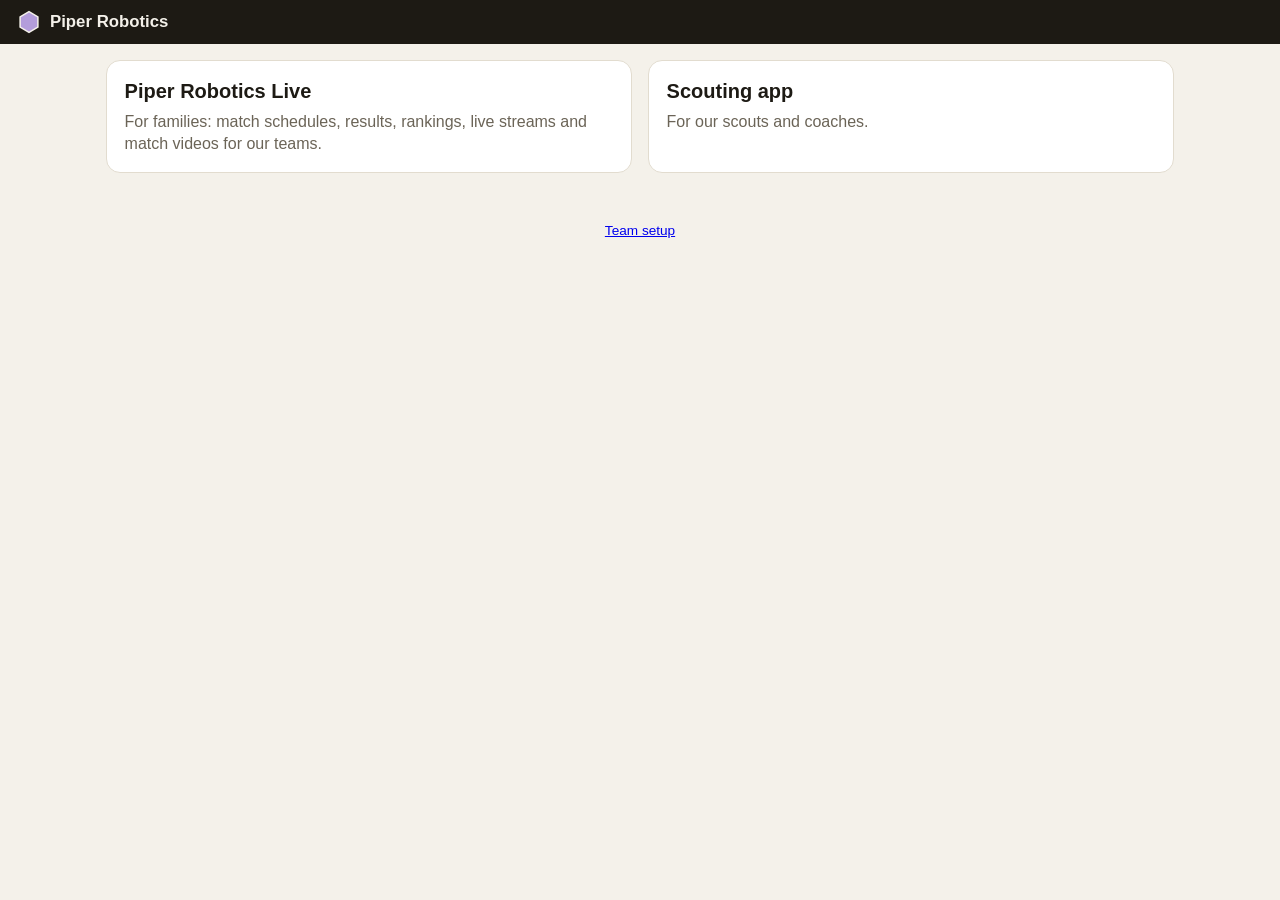
<file: index.html>
<!doctype html>
<html lang="en">
<head>
<meta charset="utf-8">
<meta name="viewport" content="width=device-width, initial-scale=1, viewport-fit=cover">
<title>Piper Robotics</title>
<meta name="theme-color" content="#1d1a14">
<link rel="icon" type="image/png" href="live/icons/icon-192.png">
<link rel="stylesheet" href="live/css/app.css">
<style>
  body { padding-bottom: 2rem; }
  .apps { display: grid; grid-template-columns: repeat(auto-fit, minmax(260px, 1fr)); gap: 1rem; }
  .app { display: flex; flex-direction: column; gap: .4rem; text-decoration: none; color: var(--ink); }
  .app b { font-size: 1.25rem; }
  .app:hover { border-color: var(--accent); }
  .foot { text-align: center; margin-top: 2rem; }
</style>
</head>
<body>
<header class="topbar"><div class="brand">
  <svg viewBox="0 0 24 24" width="26" height="26" aria-hidden="true"><path d="M12 2.5l8.2 4.75v9.5L12 21.5l-8.2-4.75v-9.5z" fill="var(--accent-bright)" stroke="currentColor" stroke-width="1.4"/></svg>
  <span id="title">Piper Robotics</span></div></header>
<main>
  <div class="apps">
    <a class="card app" href="live/"><b id="liveTitle">Piper Robotics Live</b><span class="muted">For families: match schedules, results, rankings, live streams and match videos for our teams.</span></a>
    <a class="card app hidden" id="scout" href="#"><b>Scouting app</b><span class="muted">For our scouts and coaches.</span></a>
  </div>
  <p class="foot small muted"><a href="setup/">Team setup</a></p>
</main>
<script>
fetch('config.json', { cache: 'no-cache' }).then(r => r.json()).then(c => {
  if (c.name) { document.getElementById('title').textContent = c.name; document.title = c.name; }
  if (c.liveTitle) document.getElementById('liveTitle').textContent = c.liveTitle;
  if (c.scoutUrl) { const s = document.getElementById('scout'); s.href = c.scoutUrl; s.classList.remove('hidden'); }
}).catch(() => {});
</script>
</body>
</html>
</file>
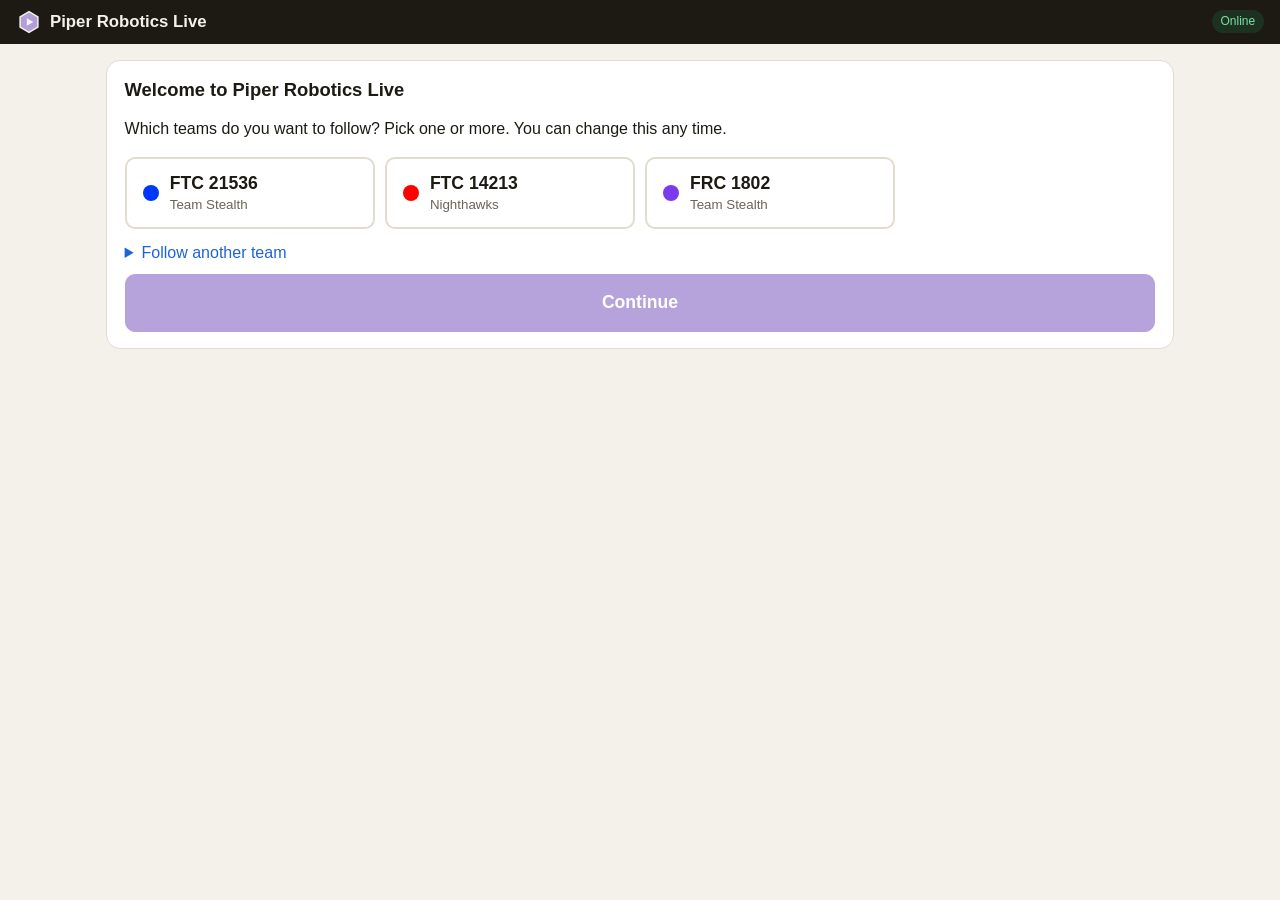
<file: live/index.html>
<!doctype html>
<html lang="en">
<head>
<meta charset="utf-8">
<meta name="viewport" content="width=device-width, initial-scale=1, viewport-fit=cover">
<title>Piper Robotics Live</title>
<meta name="description" content="Schedules, results, rankings, streams and match videos for the teams you follow.">
<meta name="theme-color" content="#1d1a14">
<meta name="apple-mobile-web-app-capable" content="yes">
<meta name="mobile-web-app-capable" content="yes">
<meta name="apple-mobile-web-app-status-bar-style" content="black-translucent">
<meta name="apple-mobile-web-app-title" content="Piper Live">
<link rel="manifest" href="manifest.webmanifest">
<link rel="icon" type="image/png" sizes="192x192" href="icons/icon-192.png">
<link rel="apple-touch-icon" href="icons/apple-touch-icon.png">
<link rel="stylesheet" href="css/app.css">
</head>
<body class="live-app">
<header class="topbar">
  <div class="brand">
    <svg viewBox="0 0 24 24" width="26" height="26" aria-hidden="true"><path d="M12 2.5l8.2 4.75v9.5L12 21.5l-8.2-4.75v-9.5z" fill="var(--accent-bright)" stroke="currentColor" stroke-width="1.4"/><path d="M10 8.5v7l6-3.5z" fill="currentColor"/></svg>
    <span id="brandName">Piper Robotics Live</span>
  </div>
  <div class="hdr-right"><span class="net" id="hdrNet"></span></div>
</header>
<div id="updateBar" class="update hidden">A new version is ready. <button data-act="applyUpdate">Reload</button></div>
<main id="view"></main>
<div id="toast" class="toast hidden" role="status"></div>
<script type="module" src="js/app.js"></script>
</body>
</html>
</file>
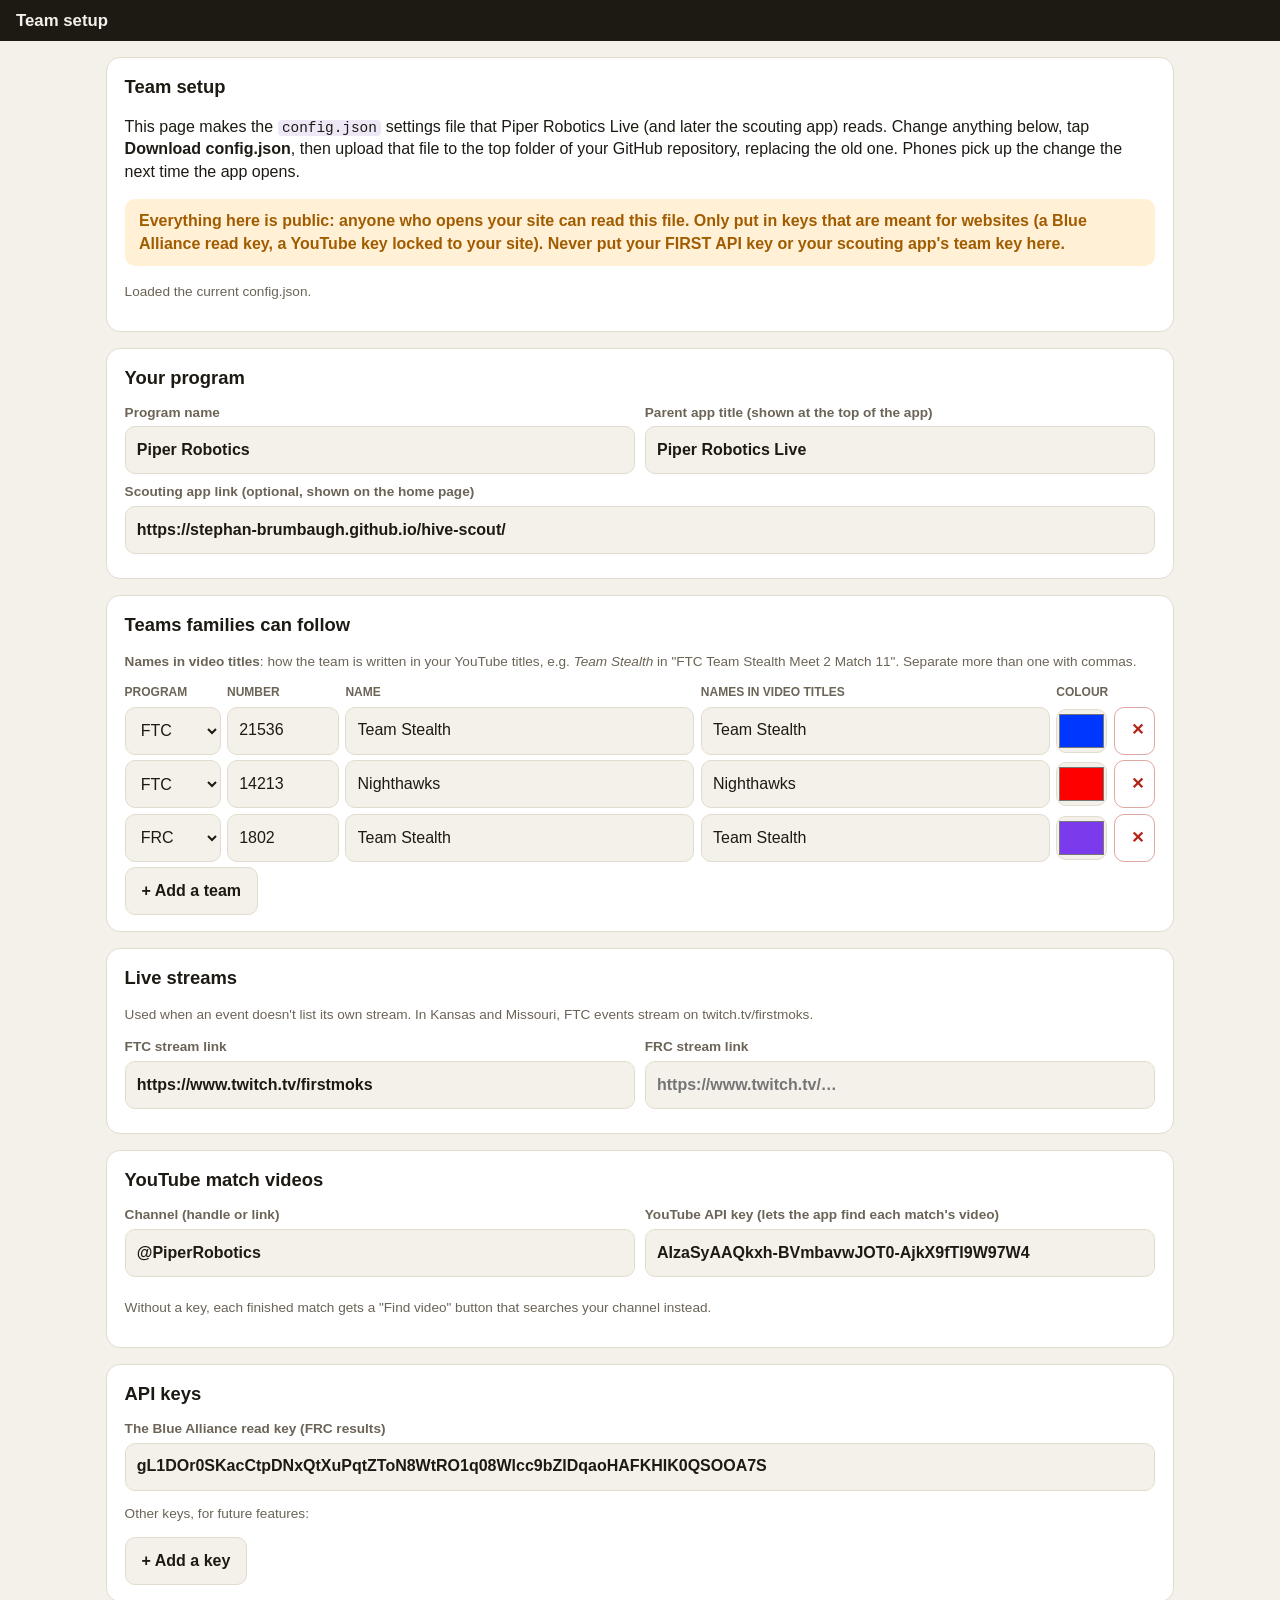
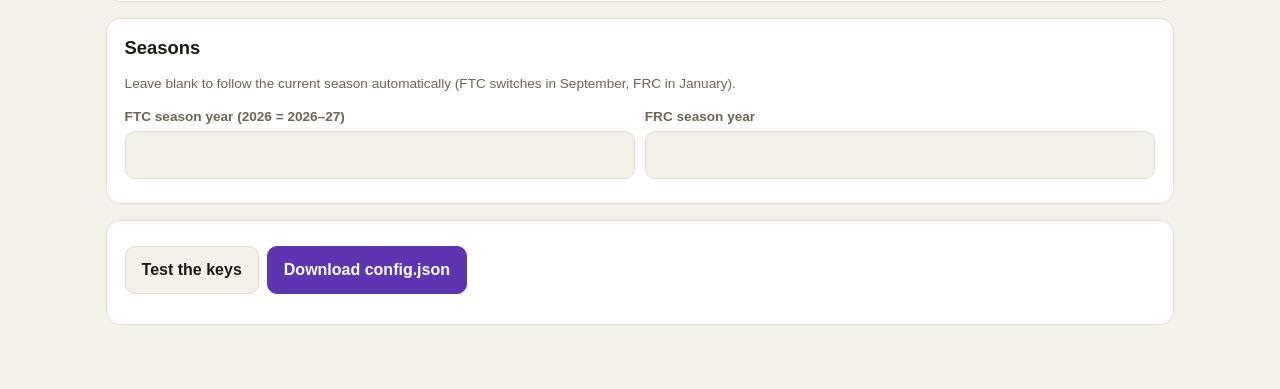
<file: setup/index.html>
<!doctype html>
<html lang="en">
<head>
<meta charset="utf-8">
<meta name="viewport" content="width=device-width, initial-scale=1, viewport-fit=cover">
<title>Team setup</title>
<meta name="robots" content="noindex">
<link rel="stylesheet" href="../live/css/app.css">
<style>
  body { padding-bottom: 2rem; }
  .teamrow { display: grid; grid-template-columns: 6rem 7rem 1fr 1fr 3.2rem 2.6rem; gap: .4rem; align-items: center; margin: .35rem 0; }
  .teamrow input[type=color] { padding: 0; min-height: 44px; }
  .teamhead { font-size: .75rem; color: var(--muted); font-weight: 700; text-transform: uppercase; }
  .keyrow { display: grid; grid-template-columns: 12rem 1fr 2.6rem; gap: .4rem; margin: .35rem 0; }
  .grid2 { display: grid; grid-template-columns: 1fr 1fr; gap: .6rem; }
  .test li { margin: .25rem 0; }
  @media (max-width: 760px) {
    .teamrow { grid-template-columns: 1fr 1fr; padding: .5rem; border: 1px solid var(--line); border-radius: 10px; }
    .teamhead { display: none; }
    .keyrow, .grid2 { grid-template-columns: 1fr; }
  }
</style>
</head>
<body>
<header class="topbar"><div class="brand"><span>Team setup</span></div></header>
<main id="view">
  <section class="card">
    <h2>Team setup</h2>
    <p>This page makes the <code>config.json</code> settings file that Piper Robotics Live (and later the scouting app) reads. Change anything below, tap <b>Download config.json</b>, then upload that file to the top folder of your GitHub repository, replacing the old one. Phones pick up the change the next time the app opens.</p>
    <p class="banner warn">Everything here is public: anyone who opens your site can read this file. Only put in keys that are meant for websites (a Blue Alliance read key, a YouTube key locked to your site). Never put your FIRST API key or your scouting app's team key here.</p>
    <p id="loadStatus" class="muted small">Loading the current settings…</p>
  </section>

  <section class="card">
    <h2>Your program</h2>
    <div class="grid2">
      <label>Program name<input id="name" placeholder="e.g. Piper Robotics"></label>
      <label>Parent app title (shown at the top of the app)<input id="liveTitle" placeholder="e.g. Piper Robotics Live"></label>
    </div>
    <label>Scouting app link (optional, shown on the home page)<input id="scoutUrl" placeholder="https://…"></label>
  </section>

  <section class="card">
    <h2>Teams families can follow</h2>
    <p class="muted small"><b>Names in video titles</b>: how the team is written in your YouTube titles, e.g. <i>Team Stealth</i> in "FTC Team Stealth Meet 2 Match 11". Separate more than one with commas.</p>
    <div class="teamrow teamhead"><span>Program</span><span>Number</span><span>Name</span><span>Names in video titles</span><span>Colour</span><span></span></div>
    <div id="teams"></div>
    <button id="addTeam">+ Add a team</button>
  </section>

  <section class="card">
    <h2>Live streams</h2>
    <p class="muted small">Used when an event doesn't list its own stream. In Kansas and Missouri, FTC events stream on twitch.tv/firstmoks.</p>
    <div class="grid2">
      <label>FTC stream link<input id="streamFtc" placeholder="https://www.twitch.tv/…"></label>
      <label>FRC stream link<input id="streamFrc" placeholder="https://www.twitch.tv/…"></label>
    </div>
  </section>

  <section class="card">
    <h2>YouTube match videos</h2>
    <div class="grid2">
      <label>Channel (handle or link)<input id="ytChannel" placeholder="@YourChannel"></label>
      <label>YouTube API key (lets the app find each match's video)<input id="ytKey" placeholder="AIza…" autocomplete="off" spellcheck="false"></label>
    </div>
    <p class="muted small">Without a key, each finished match gets a "Find video" button that searches your channel instead.</p>
  </section>

  <section class="card">
    <h2>API keys</h2>
    <label>The Blue Alliance read key (FRC results)<input id="tbaKey" autocomplete="off" spellcheck="false"></label>
    <p class="muted small">Other keys, for future features:</p>
    <div id="keys"></div>
    <button id="addKey">+ Add a key</button>
  </section>

  <section class="card">
    <h2>Seasons</h2>
    <p class="muted small">Leave blank to follow the current season automatically (FTC switches in September, FRC in January).</p>
    <div class="grid2">
      <label>FTC season year (2026 = 2026–27)<input id="seasonFtc" inputmode="numeric"></label>
      <label>FRC season year<input id="seasonFrc" inputmode="numeric"></label>
    </div>
  </section>

  <section class="card">
    <div class="btnrow">
      <button id="test">Test the keys</button>
      <button id="download" class="primary">Download config.json</button>
    </div>
    <ul id="testOut" class="test small"></ul>
  </section>
</main>

<script type="module">
const $ = s => document.querySelector(s);
const esc = v => String(v ?? '').replace(/[&<>"']/g, c => ({ '&': '&amp;', '<': '&lt;', '>': '&gt;', '"': '&quot;', "'": '&#39;' }[c]));
const PALETTE = ['#7c3aed', '#0f9d8a', '#e8590c', '#d6336c', '#5c940d', '#0b7285', '#a35200', '#c2255c'];
let cfg = { name: '', liveTitle: '', scoutUrl: '', teams: [], streams: {}, youtube: {}, keys: {}, seasons: {} };

function teamRow(t, i) {
  return `<div class="teamrow" data-i="${i}">
    <select data-f="program"><option value="ftc" ${t.program === 'ftc' ? 'selected' : ''}>FTC</option><option value="frc" ${t.program === 'frc' ? 'selected' : ''}>FRC</option></select>
    <input data-f="number" inputmode="numeric" value="${esc(t.number || '')}" placeholder="Number">
    <input data-f="name" value="${esc(t.name || '')}" placeholder="Team name">
    <input data-f="videoNames" value="${esc((t.videoNames || []).join(', '))}" placeholder="Team Stealth">
    <input data-f="color" type="color" value="${esc(t.color || PALETTE[i % PALETTE.length])}">
    <button class="ghost danger" data-del="${i}" title="Remove">✕</button>
  </div>`;
}
function keyRow(k, v, i) {
  return `<div class="keyrow" data-k="${i}"><input data-kf="name" value="${esc(k)}" placeholder="Key name"><input data-kf="value" value="${esc(v)}" placeholder="Value" autocomplete="off" spellcheck="false"><button class="ghost danger" data-kdel="${i}">✕</button></div>`;
}
function fill() {
  $('#name').value = cfg.name || ''; $('#liveTitle').value = cfg.liveTitle || ''; $('#scoutUrl').value = cfg.scoutUrl || '';
  $('#teams').innerHTML = (cfg.teams || []).map(teamRow).join('');
  $('#streamFtc').value = (cfg.streams || {}).ftc || ''; $('#streamFrc').value = (cfg.streams || {}).frc || '';
  $('#ytChannel').value = (cfg.youtube || {}).channel || ''; $('#ytKey').value = (cfg.youtube || {}).apiKey || '';
  $('#tbaKey').value = (cfg.keys || {}).tba || '';
  const other = Object.entries(cfg.keys || {}).filter(([k]) => k !== 'tba');
  $('#keys').innerHTML = other.map(([k, v], i) => keyRow(k, v, i)).join('');
  $('#seasonFtc').value = (cfg.seasons || {}).ftc || ''; $('#seasonFrc').value = (cfg.seasons || {}).frc || '';
}
function read() {
  const teams = [...document.querySelectorAll('#teams .teamrow')].map(r => {
    const g = f => r.querySelector(`[data-f="${f}"]`).value.trim();
    return { program: g('program'), number: Number(g('number')) || 0, name: g('name'), videoNames: g('videoNames').split(',').map(x => x.trim()).filter(Boolean), color: g('color') };
  }).filter(t => t.number);
  const keys = { tba: $('#tbaKey').value.trim() };
  for (const r of document.querySelectorAll('#keys .keyrow')) {
    const k = r.querySelector('[data-kf="name"]').value.trim(), v = r.querySelector('[data-kf="value"]').value.trim();
    if (k) keys[k] = v;
  }
  const yr = v => (Number(v) > 2000 ? Number(v) : null);
  return {
    name: $('#name').value.trim(), liveTitle: $('#liveTitle').value.trim() || `${$('#name').value.trim()} Live`, scoutUrl: $('#scoutUrl').value.trim(),
    teams, streams: { ftc: $('#streamFtc').value.trim(), frc: $('#streamFrc').value.trim() },
    youtube: { channel: $('#ytChannel').value.trim(), apiKey: $('#ytKey').value.trim() }, keys,
    seasons: { ftc: yr($('#seasonFtc').value), frc: yr($('#seasonFrc').value) },
  };
}

document.addEventListener('click', e => {
  const d = e.target.closest('[data-del]');
  if (d) { cfg = read(); cfg.teams.splice(Number(d.dataset.del), 1); fill(); return; }
  const kd = e.target.closest('[data-kdel]');
  if (kd) { kd.closest('.keyrow').remove(); return; }
});
$('#addTeam').onclick = () => { cfg = read(); cfg.teams.push({ program: 'ftc', number: '', name: '', videoNames: [], color: PALETTE[cfg.teams.length % PALETTE.length] }); fill(); };
$('#addKey').onclick = () => { $('#keys').insertAdjacentHTML('beforeend', keyRow('', '', Date.now())); };
$('#download').onclick = () => {
  const c = read();
  if (!c.teams.length) return alert('Add at least one team.');
  const blob = new Blob([JSON.stringify(c, null, 2) + '\n'], { type: 'application/json' });
  const a = document.createElement('a');
  a.href = URL.createObjectURL(blob); a.download = 'config.json';
  document.body.appendChild(a); a.click();
  setTimeout(() => { URL.revokeObjectURL(a.href); a.remove(); }, 4000);
  $('#testOut').innerHTML = '<li>Downloaded. Upload <b>config.json</b> to the top folder of your GitHub repository (Add file → Upload files), replacing the old one, then commit.</li>';
};
$('#test').onclick = async () => {
  const c = read();
  const out = [];
  const say = () => { $('#testOut').innerHTML = out.map(x => `<li>${x}</li>`).join(''); };
  out.push('Testing…'); say(); out.length = 0;
  const ftc = c.teams.find(t => t.program === 'ftc'), frc = c.teams.find(t => t.program === 'frc');
  if (ftc) {
    try {
      const r = await fetch('https://api.ftcscout.org/graphql', { method: 'POST', headers: { 'Content-Type': 'application/json' }, body: JSON.stringify({ query: `{teamByNumber(number:${ftc.number}){name}}` }) });
      const j = await r.json();
      out.push(j.data && j.data.teamByNumber ? `✓ FTCScout found FTC ${ftc.number} ${esc(j.data.teamByNumber.name)}` : `✗ FTCScout doesn't know FTC ${ftc.number}`);
    } catch (e) { out.push('✗ Couldn’t reach FTCScout: ' + esc(e.message)); }
  }
  if (frc) {
    if (!c.keys.tba) out.push('✗ FRC teams need a Blue Alliance read key');
    else try {
      const r = await fetch(`https://www.thebluealliance.com/api/v3/team/frc${frc.number}/simple`, { headers: { 'X-TBA-Auth-Key': c.keys.tba } });
      const j = r.ok ? await r.json() : null;
      out.push(r.status === 401 ? '✗ The Blue Alliance rejected the read key' : j ? `✓ The Blue Alliance found FRC ${frc.number} ${esc(j.nickname)}` : `✗ The Blue Alliance returned HTTP ${r.status}`);
    } catch (e) { out.push('✗ Couldn’t reach The Blue Alliance: ' + esc(e.message)); }
  }
  if (c.youtube.apiKey && c.youtube.channel) {
    try {
      const h = c.youtube.channel.replace(/^https?:\/\/(www\.)?youtube\.com\//, '').replace(/^@?/, '@');
      const r = await fetch(`https://www.googleapis.com/youtube/v3/channels?part=snippet&forHandle=${encodeURIComponent(h)}&key=${encodeURIComponent(c.youtube.apiKey)}`);
      const j = await r.json();
      out.push(j.error ? `✗ YouTube: ${esc(j.error.message)} (if it mentions referrers, the key only works from your published site)` : j.items && j.items[0] ? `✓ YouTube found the channel ${esc(j.items[0].snippet.title)}` : `✗ YouTube couldn't find ${esc(c.youtube.channel)}`);
    } catch (e) { out.push('✗ Couldn’t reach YouTube: ' + esc(e.message)); }
  } else out.push('· No YouTube key yet: matches will show "Find video" buttons');
  say();
};

fetch('../config.json', { cache: 'no-cache' }).then(r => r.json()).then(c => {
  cfg = c; fill(); $('#loadStatus').textContent = 'Loaded the current config.json.';
}).catch(() => { fill(); $('#loadStatus').textContent = "Couldn't load config.json, so the form starts empty."; });
window.__setup = { read };
</script>
</body>
</html>
</file>
<file: live/css/app.css>
:root {
  --bg: #f4f1ea;
  --card: #ffffff;
  --ink: #1d1a14;
  --muted: #6b6457;
  --line: #e2dccf;
  /* accent colour: purple by default; other teams can pick theirs on the Setup tab */
  --accent: #5e35b1;        /* buttons, highlights (white text on it) */
  --accent-ink: #ffffff;    /* text on --accent */
  --accent-soft: #ede7f6;   /* light tint: our team's row, chips */
  --accent-bright: #b39ddb; /* the accent on the dark top and bottom bars */
  --red: #d62f2f;
  --red-soft: #fde4e4;
  --blue: #1f63d6;
  --blue-soft: #e1ecfd;
  --ok: #1d8a4e;
  --ok-soft: #dff3e7;
  --warn: #a15c00;
  --warn-soft: #fff0d6;
  --err: #b42318;
  --bar: #1d1a14;
  --bar-ink: #f4f1ea;
  --radius: 14px;
  --tap: 48px;
  color-scheme: light;
}
@media (prefers-color-scheme: dark) {
  :root {
    --bg: #12110e; --card: #1d1b17; --ink: #f1ede4; --muted: #a39b8b; --line: #343029;
    --accent-soft: #2b2342; --red-soft: #3c1d1d; --blue-soft: #18284a;
    --ok-soft: #173525; --warn-soft: #3a2a10; --bar: #0b0a08;
    color-scheme: dark;
  }
}

* { box-sizing: border-box; }
html { -webkit-text-size-adjust: 100%; }
body {
  margin: 0; background: var(--bg); color: var(--ink);
  font: 16px/1.4 -apple-system, BlinkMacSystemFont, "Segoe UI", Roboto, Helvetica, Arial, sans-serif;
  -webkit-tap-highlight-color: transparent;
  padding-bottom: calc(76px + env(safe-area-inset-bottom));
}
.hidden { display: none !important; }
h2 { font-size: 1.15rem; margin: 0 0 .75rem; display: flex; align-items: center; gap: .5rem; }
h3 { font-size: 1rem; margin: 1.1rem 0 .5rem; }
code { background: var(--accent-soft); padding: 0 .3em; border-radius: 4px; font-size: .9em; }
.muted { color: var(--muted); }
.small { font-size: .85rem; }
.center { text-align: center; justify-content: center; }

/* top bar */
.topbar {
  position: sticky; top: 0; z-index: 20; display: flex; align-items: center; gap: .75rem;
  padding: calc(.55rem + env(safe-area-inset-top)) max(1rem, env(safe-area-inset-right)) .55rem max(1rem, env(safe-area-inset-left));
  background: var(--bar); color: var(--bar-ink);
}
.brand { display: flex; align-items: center; gap: .5rem; font-weight: 700; font-size: 1.05rem; color: var(--bar-ink); }
.hdr-right { margin-left: auto; display: flex; gap: .5rem; align-items: center; }
.net { font-size: .75rem; padding: .2rem .55rem; border-radius: 99px; }
.net.on { background: #1d8a4e33; color: #7be0a6; }
.net.off { background: #ffffff1a; color: #d8d1c3; }
.update { background: var(--accent); color: var(--accent-ink); padding: .6rem 1rem; text-align: center; font-weight: 600; }
.update button { margin-left: .5rem; min-height: 36px; }

main { max-width: 1100px; margin: 0 auto; padding: 1rem max(1rem, env(safe-area-inset-left)); outline: none; }

/* bottom tabs */
.tabbar {
  position: fixed; left: 0; right: 0; bottom: 0; z-index: 20; display: grid; grid-template-columns: repeat(7, minmax(0, 1fr));
  background: var(--bar); padding-bottom: env(safe-area-inset-bottom);
}
.tabbar button {
  background: none; border: 0; color: #a39b8b; min-height: 62px; display: flex; flex-direction: column; padding: 0 2px; min-width: 0;
  align-items: center; justify-content: center; gap: 2px; font-size: .78rem; font-weight: 600; border-radius: 0;
}
.tabbar svg { width: 24px; height: 24px; fill: none; stroke: currentColor; stroke-width: 1.8; stroke-linecap: round; stroke-linejoin: round; }
.tabbar button.active { color: var(--accent-bright); }

/* cards & layout */
.card { background: var(--card); border: 1px solid var(--line); border-radius: var(--radius); padding: 1rem 1.1rem; margin-bottom: 1rem; }
.grid2 { display: grid; grid-template-columns: 1fr 1fr; gap: .75rem 1rem; }
.grid3 { display: grid; grid-template-columns: repeat(3, 1fr); gap: .75rem 1rem; }
.grid4 { display: grid; grid-template-columns: repeat(4, 1fr); gap: .75rem 1rem; }
.split { display: grid; grid-template-columns: minmax(260px, 1fr) 1.2fr; gap: 1.25rem; align-items: start; }
.stack { display: flex; flex-direction: column; gap: .75rem; }
.row { display: flex; gap: .6rem; align-items: center; margin: .5rem 0; flex-wrap: wrap; }
.row input { flex: 1; min-width: 180px; }
.btnrow { display: flex; flex-wrap: wrap; gap: .5rem; margin-top: .6rem; }
.btnrow.tight { margin: 0; }
@media (max-width: 700px) {
  .grid2, .grid3, .split { grid-template-columns: 1fr; }
  .grid4 { grid-template-columns: 1fr 1fr; }
}

/* form controls */
label { display: flex; flex-direction: column; gap: .3rem; font-size: .85rem; font-weight: 600; color: var(--muted); margin-bottom: .5rem; }
label.check { flex-direction: row; align-items: center; gap: .5rem; color: var(--ink); }
label.check input { width: 22px; height: 22px; min-height: 0; }
.flabel { display: block; font-size: .85rem; font-weight: 600; color: var(--muted); margin: .4rem 0 .3rem; }
input, select, textarea {
  font: inherit; font-size: 16px; color: var(--ink); background: var(--bg); border: 1px solid var(--line);
  border-radius: 10px; padding: .6rem .7rem; min-height: var(--tap); width: 100%;
}
textarea { min-height: 0; resize: vertical; }
input:focus, select:focus, textarea:focus { outline: 2px solid var(--accent); outline-offset: 0; }
button {
  font: inherit; font-weight: 600; color: var(--ink); background: var(--bg); border: 1px solid var(--line);
  border-radius: 10px; min-height: var(--tap); padding: .5rem 1rem; cursor: pointer; touch-action: manipulation;
}
button:active { transform: scale(.98); }
button:disabled { opacity: .45; cursor: default; }
button.primary { background: var(--accent); border-color: var(--accent); color: var(--accent-ink); }
button.big { min-height: 58px; font-size: 1.1rem; flex: 1; }
button.ghost { background: transparent; }
button.danger { color: var(--err); border-color: color-mix(in srgb, var(--err) 40%, transparent); }

.seg { display: flex; flex-wrap: wrap; gap: 0; border: 1px solid var(--line); border-radius: 10px; overflow: hidden; width: fit-content; max-width: 100%; }
.seg button { border: 0; border-radius: 0; border-right: 1px solid var(--line); background: var(--card); min-width: 56px; }
.seg button:last-child { border-right: 0; }
.seg button.on { background: var(--ink); color: var(--card); }
.seg.wide { width: 100%; margin-bottom: 1rem; }
.seg.wide button { flex: 1; min-height: 52px; }
.seg.scale button { min-width: 44px; padding-left: .4rem; padding-right: .4rem; }
.seg.alli button.on:first-child { background: var(--red); color: #fff; }
.seg.alli button.on:last-child { background: var(--blue); color: #fff; }
.card > .seg { margin-bottom: .75rem; }

.flags { display: flex; flex-wrap: wrap; gap: .5rem; }
.toggle { background: var(--card); }
.toggle.on { background: var(--ok-soft); border-color: var(--ok); color: var(--ok); }

.counter { display: flex; flex-direction: column; gap: .3rem; }
.clabel { font-size: .85rem; font-weight: 600; color: var(--muted); }
.cctl { display: grid; grid-template-columns: 64px 1fr 64px; align-items: center; border: 1px solid var(--line); border-radius: 12px; overflow: hidden; background: var(--bg); }
.cctl button { border: 0; border-radius: 0; min-height: 56px; font-size: 1.6rem; background: var(--card); padding: 0; }
.cctl button:last-child { background: var(--accent-soft); }
.cctl output { text-align: center; font-size: 1.6rem; font-weight: 700; font-variant-numeric: tabular-nums; }
.counter.big .cctl { grid-template-columns: 96px 1fr 96px; }
.counter.big .cctl button { min-height: 76px; font-size: 2rem; }
.counter.big output { font-size: 2.2rem; }

/* match header */
.matchhead { border-width: 2px; }
.matchhead.isred { border-color: var(--red); }
.matchhead.isblue { border-color: var(--blue); }
.mrow { display: flex; align-items: center; gap: 1rem; flex-wrap: wrap; margin-bottom: .6rem; }
.stepper { display: flex; align-items: flex-end; gap: .5rem; }
.stepper button { width: 56px; font-size: 1.5rem; padding: 0; }
.stepper label { margin: 0; }
.stepper input { width: 100px; text-align: center; font-size: 1.4rem; font-weight: 700; }
.slots { display: grid; grid-template-columns: repeat(4, 1fr); gap: .5rem; }
.slot { display: flex; flex-direction: column; align-items: flex-start; gap: 0; padding: .5rem .7rem; text-align: left; min-height: 72px; }
.slot span { font-size: .75rem; text-transform: uppercase; letter-spacing: .04em; }
.slot b { font-size: 1.25rem; }
.slot small { font-size: .72rem; color: var(--muted); white-space: nowrap; overflow: hidden; text-overflow: ellipsis; max-width: 100%; }
.slot.red { border-left: 6px solid var(--red); }
.slot.blue { border-left: 6px solid var(--blue); }
.slot.on.red { background: var(--red-soft); border-color: var(--red); }
.slot.on.blue { background: var(--blue-soft); border-color: var(--blue); }
@media (max-width: 700px) { .slots { grid-template-columns: 1fr 1fr; } }
.teamline { font-size: 1.05rem; margin: .4rem 0 .6rem; }
.tag { font-size: .72rem; background: var(--accent); color: var(--accent-ink); padding: .1rem .45rem; border-radius: 6px; }

/* field tile picker */
.field { display: grid; grid-template-columns: repeat(6, 1fr); gap: 3px; max-width: 360px; aspect-ratio: 1; }
.tile { min-height: 0; padding: 0; font-size: .7rem; font-weight: 600; border-radius: 6px; color: var(--muted); }
.tile.red { background: var(--red-soft); }
.tile.blue { background: var(--blue-soft); }
.tile:disabled { opacity: .25; }
.tile.on.red { background: var(--red); color: #fff; border-color: var(--red); }
.tile.on.blue { background: var(--blue); color: #fff; border-color: var(--blue); }
.audience { max-width: 360px; text-align: center; font-size: .72rem; color: var(--muted); margin-top: .3rem; letter-spacing: .03em; }

.savebar {
  position: sticky; bottom: calc(66px + env(safe-area-inset-bottom)); z-index: 5; display: flex; gap: .6rem;
  background: color-mix(in srgb, var(--bg) 88%, transparent); backdrop-filter: blur(8px); -webkit-backdrop-filter: blur(8px);
  padding: .6rem 0; margin-bottom: 1rem;
}

/* lists, chips, pills */
.list { display: flex; flex-direction: column; gap: .4rem; margin-top: .6rem; }
.listitem { display: flex; align-items: center; justify-content: space-between; gap: .6rem; text-align: left; padding: .55rem .8rem; border: 1px solid var(--line); border-radius: 10px; background: var(--card); min-height: var(--tap); }
button.listitem { justify-content: flex-start; }
.listitem.err { border-color: var(--err); color: var(--err); }
.listitem.ok { border-color: color-mix(in srgb, var(--ok) 40%, transparent); }
.chips { display: flex; flex-wrap: wrap; gap: .4rem; }
.chip { min-height: 40px; padding: .3rem .7rem; font-weight: 500; background: var(--card); }
.chip.on { background: var(--ink); color: var(--card); }
.chip.done { border-color: var(--ok); }
.chip.ours { background: var(--accent-soft); border-color: var(--accent); }
.pill { display: inline-block; font-size: .72rem; font-weight: 700; padding: .15rem .55rem; border-radius: 99px; background: var(--line); color: var(--ink); border: 0; min-height: 0; vertical-align: middle; }
.pill.warn { background: var(--warn-soft); color: var(--warn); }
.pill.ok, .pill.good { background: var(--ok-soft); color: var(--ok); }
.pill.some { background: var(--accent-soft); color: var(--warn); }
.pill.low, .pill.pit { background: var(--line); color: var(--muted); }
.topbar .pill { background: #ffffff1a; color: var(--bar-ink); min-height: 34px; padding: .3rem .8rem; font-size: .85rem; }
.topbar .pill.warn { background: var(--accent); color: var(--accent-ink); }
.topbar .pill.cloud.ok { background: #1d8a4e33; color: #7be0a6; }
.topbar .pill.cloud.err { background: #b4231833; color: #ff9b91; }
.topbar .pill.cloud.busy, .topbar .pill.cloud.off { background: #ffffff1a; color: #d8d1c3; }
.pill.err { background: #fde4e4; color: var(--err); }
.pill.busy { background: var(--blue-soft); color: var(--blue); }
.pill.off { background: var(--line); color: var(--muted); }
.cloudstatus { margin: .3rem 0 .2rem; font-weight: 600; line-height: 1.6; }
.dot { display: inline-block; width: 10px; height: 10px; border-radius: 50%; margin: 0 .3rem; }
.dot.red { background: var(--red); } .dot.blue { background: var(--blue); }
.banner { padding: .7rem .9rem; border-radius: 10px; margin: 0 0 1rem; font-weight: 600; }
.banner.err { background: #fde4e4; color: var(--err); }
.banner.warn { background: var(--warn-soft); color: var(--warn); }
.busy { color: var(--warn); font-weight: 600; }
.evsum .stats { display: flex; gap: 1.2rem; margin: .4rem 0; }

/* tables */
.tablewrap { overflow-x: auto; -webkit-overflow-scrolling: touch; margin: .5rem -1.1rem 0; padding: 0 1.1rem; }
.tbl { width: 100%; border-collapse: collapse; font-variant-numeric: tabular-nums; }
.tbl th { text-align: left; font-size: .75rem; text-transform: uppercase; letter-spacing: .03em; color: var(--muted); padding: .55rem .5rem; border-bottom: 2px solid var(--line); white-space: nowrap; cursor: pointer; position: sticky; top: 0; background: var(--card); }
.tbl th.sorted { color: var(--ink); }
.tbl td { padding: .6rem .5rem; border-bottom: 1px solid var(--line); white-space: nowrap; }
.tbl tbody tr { cursor: pointer; }
.tbl tbody tr:active { background: var(--accent-soft); }
.tbl tr.ours td { background: var(--accent-soft); }
.tbl tr.dnp td { opacity: .5; }
.tbl.small td, .tbl.small th { padding: .4rem .4rem; font-size: .85rem; }
.tname { color: var(--muted); font-size: .85rem; display: inline-block; max-width: 180px; overflow: hidden; text-overflow: ellipsis; vertical-align: bottom; }
.flag { font-weight: 800; margin-left: .2rem; }
.flag.pick { color: var(--accent); } .flag.maybe { color: var(--blue); } .flag.dnp { color: var(--err); }

/* partners */
.weights { display: grid; grid-template-columns: 1fr 1fr; gap: .5rem 1.5rem; }
.weights label { display: grid; grid-template-columns: 1fr auto; grid-template-rows: auto auto; color: var(--ink); }
.weights input[type=range] { grid-column: 1; padding: 0; min-height: 36px; accent-color: var(--accent); background: none; border: 0; }
.weights output { grid-column: 2; grid-row: 2; font-weight: 700; min-width: 2ch; }
@media (max-width: 700px) { .weights { grid-template-columns: 1fr; } }
.pcard { display: grid; grid-template-columns: 44px 1fr 86px; gap: .8rem; align-items: center; width: 100%; text-align: left; font-weight: 400; }
.pcard.pick { border-color: var(--accent); border-width: 2px; }
.pcard.dnp { opacity: .55; }
.prank { font-size: 1.3rem; font-weight: 800; color: var(--muted); text-align: center; }
.ptitle { font-size: 1.05rem; margin-bottom: .35rem; display: flex; gap: .4rem; align-items: center; flex-wrap: wrap; }
.pscore { font-size: 2.2rem; font-weight: 800; text-align: center; color: var(--ink); }
.score { background: var(--accent); color: var(--accent-ink); padding: 0 .5rem; border-radius: 8px; }
.bars { display: grid; grid-template-columns: repeat(4, 1fr); gap: .35rem .9rem; margin: .3rem 0 .4rem; }
.bar { display: grid; grid-template-columns: auto 1fr auto; align-items: center; gap: .35rem; font-size: .75rem; color: var(--muted); }
.bar i { height: 8px; background: var(--line); border-radius: 4px; overflow: hidden; }
.bar em { display: block; height: 100%; background: var(--accent); border-radius: 4px; }
.bar b { color: var(--ink); font-size: .75rem; min-width: 2ch; text-align: right; }
@media (max-width: 700px) { .bars { grid-template-columns: 1fr 1fr; } .pcard { grid-template-columns: 32px 1fr 60px; } .pscore { font-size: 1.6rem; } }
.notes { margin: .3rem 0; padding-left: 1.1rem; }
.notes li { margin: .15rem 0; }
.kpis { display: grid; grid-template-columns: repeat(auto-fill, minmax(110px, 1fr)); gap: .5rem; margin: .5rem 0; }
.kpis div { background: var(--bg); border-radius: 10px; padding: .55rem .7rem; display: flex; flex-direction: column; }
.kpis b { font-size: 1.35rem; font-variant-numeric: tabular-nums; }
.kpis span { font-size: .75rem; color: var(--muted); }
.pitgrid { display: grid; grid-template-columns: 110px 1fr; gap: .3rem .8rem; font-size: .95rem; }
.pitgrid span { color: var(--muted); }
.picks { margin-bottom: .6rem; }

/* modal */
.modal { position: fixed; inset: 0; z-index: 50; background: rgba(10, 9, 7, .55); overflow-y: auto; padding: calc(1rem + env(safe-area-inset-top)) 1rem 2rem; }
.modal .sheet { background: var(--card); max-width: 860px; margin: 0 auto; border-radius: 18px; padding: 1.1rem 1.3rem 1.4rem; }
.modal.full { background: #000; padding: 0; }
.modal.full .sheet { background: #fff; color: #111; max-width: none; min-height: 100%; border-radius: 0; padding: calc(1rem + env(safe-area-inset-top)) 1rem calc(1.5rem + env(safe-area-inset-bottom)); }
.modal.full .muted { color: #555; }
.modal.full button { background: #f1efe9; color: #111; border-color: #ddd; }
.modal.full button.primary { background: var(--accent); border-color: var(--accent); }
.mhead { display: flex; justify-content: space-between; align-items: center; gap: 1rem; }
.mhead h2 { margin: 0; font-size: 1.4rem; }
.qrview { display: flex; flex-direction: column; align-items: center; gap: .6rem; }
.qrhead { display: flex; gap: 1rem; align-items: baseline; font-size: 1.1rem; flex-wrap: wrap; justify-content: center; }
.qrhead span { font-weight: 700; color: var(--warn); }
.qrbox { background: #fff; padding: 0; line-height: 0; }
.qrbox canvas { image-rendering: pixelated; }

/* scanner */
.scanwrap { position: relative; margin-top: .8rem; border-radius: 14px; overflow: hidden; background: #000; max-width: 640px; border: 4px solid transparent; transition: border-color .2s; }
.scanwrap.flash { border-color: var(--ok); }
.scanwrap video { display: block; width: 100%; height: auto; }
.scanframe { position: absolute; inset: 12%; border: 3px solid rgba(242, 183, 5, .85); border-radius: 12px; pointer-events: none; }
.scanstatus { margin-top: .6rem; font-weight: 600; min-height: 1.4em; }
.parts { display: inline-flex; gap: 3px; margin-left: .4rem; vertical-align: middle; }
.parts i { width: 14px; height: 14px; border-radius: 3px; background: var(--line); }
.parts i.got { background: var(--ok); }

.toast {
  position: fixed; left: 50%; transform: translateX(-50%); top: calc(64px + env(safe-area-inset-top)); z-index: 60;
  background: var(--ink); color: var(--card); padding: .75rem 1.1rem; border-radius: 12px; font-weight: 600;
  max-width: min(92vw, 620px); box-shadow: 0 6px 24px rgba(0,0,0,.25);
}
.toast.ok { background: var(--ok); color: #fff; }
.toast.err { background: var(--err); color: #fff; }

/* league mode */
.slot.other { opacity: .45; border-style: dashed; }
.slot.other.mine { opacity: .75; }
.banner.skip { display: flex; align-items: center; justify-content: space-between; gap: .8rem; flex-wrap: wrap; margin: .6rem 0 0; }
.scope { margin: .6rem 0 .2rem; display: flex; flex-direction: column; gap: .35rem; }
.gap.up { color: var(--ok); font-weight: 700; }
.gap.down { color: var(--err); font-weight: 700; }
.gap.even { color: var(--muted); }
.trend { font-size: .8em; margin-left: .15rem; }
.trend.up { color: var(--ok); } .trend.down { color: var(--err); } .trend.flat { color: var(--muted); }
.mres { white-space: normal; min-width: 180px; }
.mr { display: inline-block; background: var(--bg); border: 1px solid var(--line); border-radius: 6px; padding: 0 .35rem; margin: 1px 2px; font-size: .82rem; white-space: nowrap; }
.mr small { color: var(--muted); }
.official-bar { margin: .2rem 0 .4rem; }
.official-bar .flags { align-items: center; }
.tbl.league td, .tbl.league th { padding-left: .45rem; padding-right: .45rem; }
.tbl.cmp td:first-child { white-space: normal; }
@media (max-width: 700px) { .tabbar button { font-size: .7rem; } }

/* schedule / watch list */
.watchchips .chip { padding-right: .5rem; }
.watchchips .chip .x { color: var(--muted); margin-left: .35rem; }
.sched td { vertical-align: middle; }
.sched .mn { font-weight: 800; font-size: 1.05rem; white-space: nowrap; }
.sched .side { white-space: nowrap; }
.sched .side.red { border-left: 4px solid var(--red); }
.sched .side.blue { border-left: 4px solid var(--blue); }
.st { min-height: 36px; padding: .15rem .55rem; margin: 2px; font-size: .95rem; font-weight: 600; background: var(--card); border-radius: 8px; }
.st.w { background: var(--accent-soft); border-color: var(--accent); }
.st.us { background: var(--accent); border-color: var(--accent); color: var(--accent-ink); }
.st.other { color: var(--muted); border-style: dashed; font-weight: 400; }
.sched tr.done { opacity: .42; }
.sched tr.next td { background: var(--ok-soft); }
.role { display: inline-block; font-size: .78rem; font-weight: 700; border-radius: 6px; padding: .05rem .4rem; margin: 1px 3px 1px 0; }
.role.with { background: var(--ok-soft); color: var(--ok); }
.role.vs { background: #fde4e4; color: var(--err); }
.role.info { background: var(--line); color: var(--ink); }
.teamsched { display: grid; grid-template-columns: minmax(150px, auto) 1fr; gap: .35rem .9rem; align-items: center; }
.teamsched .ms { display: flex; flex-wrap: wrap; gap: 3px; }
.teamsched .ms span { font-size: .85rem; border: 1px solid var(--line); border-radius: 6px; padding: 0 .4rem; background: var(--bg); }
.teamsched .ms span.with { border-color: var(--ok); color: var(--ok); }
.teamsched .ms span.vs { border-color: var(--err); color: var(--err); }
.teamsched .ms span.done { opacity: .45; }
@media (max-width: 700px) { .tabbar button { font-size: .62rem; } .tabbar svg { width: 22px; height: 22px; } .teamsched { grid-template-columns: 1fr; } }

.st.w { border: 2px solid var(--tc); background: color-mix(in srgb, var(--tc) 16%, var(--card)); color: var(--ink); }
.tcards { display: grid; grid-template-columns: repeat(auto-fill, minmax(260px, 1fr)); gap: .6rem; margin: .4rem 0 .8rem; }
.tcard { border: 1px solid var(--line); border-left: 6px solid var(--tc); border-radius: 10px; padding: .55rem .7rem; background: var(--card); display: flex; flex-direction: column; gap: .3rem; }
.tcard-h { display: flex; align-items: center; gap: .35rem; font-size: 1.05rem; }
.tcard i, .tres i { display: inline-block; width: 10px; height: 10px; border-radius: 50%; background: var(--tc); flex: none; }
.tcard .ms { display: flex; flex-wrap: wrap; gap: 3px; }
.tcard .ms span { font-size: .82rem; border-radius: 6px; padding: 0 .4rem; background: var(--bg); border: 1px solid var(--line); }
.tcard .ms span.r { border-left: 3px solid var(--red); }
.tcard .ms span.b { border-left: 3px solid var(--blue); }
.tcard .ms span.done { opacity: .5; }
.wl { font-weight: 800; font-size: .78rem; padding: 0 .3rem; border-radius: 4px; }
.wl.W { background: var(--ok-soft); color: var(--ok); }
.wl.L { background: #fde4e4; color: var(--err); }
.wl.T { background: var(--line); color: var(--ink); }
.tres { display: inline-flex; align-items: center; gap: .3rem; border: 1px solid var(--tc); border-radius: 8px; padding: .1rem .45rem; margin: 2px 4px 2px 0; font-size: .85rem; white-space: nowrap; }
.sched .tm { white-space: nowrap; font-variant-numeric: tabular-nums; }
.sched .scorecell { white-space: nowrap; font-variant-numeric: tabular-nums; }
.sched .scorecell .win { font-weight: 800; }
.sched .scorecell .r { color: var(--red); } .sched .scorecell .b { color: var(--blue); }
.watchchips label.chip { display: inline-flex; flex-direction: row; align-items: center; gap: .35rem; margin: 0; color: var(--ink); font-weight: 500; border: 1px solid var(--line); border-radius: 10px; padding: .3rem .7rem; }
.watchchips label.chip input { width: 20px; height: 20px; min-height: 0; }
.watchchips label.chip.on { background: var(--accent-soft); border-color: var(--accent); color: var(--ink); }
.sched-bar { margin-top: 0; }
.chip.wchip, .watchchips label.chip.wchip { background: color-mix(in srgb, var(--tc) 16%, var(--card)); border: 2px solid var(--tc); color: var(--ink); }
.tabbar span { max-width: 100%; overflow: hidden; text-overflow: ellipsis; white-space: nowrap; }
/* positions, scout bar, coverage */
.pospick { margin-bottom: .6rem; }
.pospick button.red.on { background: var(--red); color: #fff; }
.pospick button.blue.on { background: var(--blue); color: #fff; }
.scoutbar { display: flex; align-items: center; gap: .8rem; flex-wrap: wrap; background: var(--card); border: 1px solid var(--line); border-left: 6px solid var(--muted); border-radius: var(--radius); padding: .5rem .8rem; margin-bottom: .8rem; }
.scoutbar.isred { border-left-color: var(--red); }
.scoutbar.isblue { border-left-color: var(--blue); }
.scoutbar .pos { font-weight: 800; font-size: 1.15rem; }
.scoutbar.isred .pos { color: var(--red); }
.scoutbar.isblue .pos { color: var(--blue); }
.scoutbar .who { flex: 1; }
.scoutbar button { min-height: 40px; }
.covsum { display: grid; grid-template-columns: repeat(auto-fill, minmax(200px, 1fr)); gap: .5rem; margin: .5rem 0 .8rem; }
.covpos { border: 1px solid var(--line); border-radius: 10px; padding: .5rem .7rem; display: flex; flex-direction: column; gap: .15rem; }
.covpos.red { border-top: 4px solid var(--red); } .covpos.blue { border-top: 4px solid var(--blue); }
.covpos span { font-size: 1.2rem; font-weight: 800; }
.covpos small { color: var(--muted); }
.covpos small.miss { color: var(--err); font-weight: 600; }
.tbl.cov th.red { color: var(--red); } .tbl.cov th.blue { color: var(--blue); }
.tbl.cov td.cv { white-space: normal; min-width: 110px; }
.tbl.cov td.cv b { display: block; }
.tbl.cov td.cv small { color: var(--muted); }
.tbl.cov td.ok small { color: var(--ok); }
.tbl.cov td.miss { background: #fde4e4; }
.tbl.cov td.miss small { color: var(--err); font-weight: 700; }
.tbl.cov td.skip, .tbl.cov td.later { opacity: .5; }

/* League tab: season stages, league picker, auto-update line */
.stagebar { margin-bottom: .6rem; }
.stagebar .seg.stages button { min-width: 92px; min-height: 44px; font-weight: 600; }
.stagebar .seg.stages button small { font-weight: 500; opacity: .75; }
.stagebar p { margin: .45rem 0 0; }
.linkbtn { background: none; border: 0; padding: 0; min-height: 0; color: var(--blue); text-decoration: underline; font: inherit; cursor: pointer; }
label.inline.lpick { flex-direction: row; align-items: center; gap: .5rem; margin: .2rem 0 .6rem; color: var(--ink); }
label.inline.lpick select { min-width: 0; max-width: 100%; flex: 1 1 auto; }
.updline { display: flex; align-items: center; justify-content: space-between; gap: .6rem; flex-wrap: wrap; margin: .2rem 0 .6rem; }
.updline span { flex: 1 1 16rem; }
.seg.divs { margin: .2rem 0 .6rem; }
.seg.divs button { min-height: 40px; }
.findev { margin-top: .6rem; padding: .7rem; border: 1px dashed var(--line); border-radius: 10px; }
.findev .row { gap: .5rem; }
.leaguecard h2 { margin-top: .4rem; }

/* Accent themes (Setup → App colour) */
html[data-theme="gold"]   { --accent: #f2b705; --accent-ink: #3a2c00; --accent-soft: #fff4cc; --accent-bright: #f2b705; }
html[data-theme="green"]  { --accent: #1e7d45; --accent-ink: #ffffff; --accent-soft: #e0f2e7; --accent-bright: #7fd3a0; }
html[data-theme="teal"]   { --accent: #00796b; --accent-ink: #ffffff; --accent-soft: #dff2ef; --accent-bright: #80cbc4; }
html[data-theme="orange"] { --accent: #c25400; --accent-ink: #ffffff; --accent-soft: #ffeadb; --accent-bright: #ffb06b; }
html[data-theme="maroon"] { --accent: #8c1d40; --accent-ink: #ffffff; --accent-soft: #f8e3ea; --accent-bright: #e8a0b6; }
html[data-theme="navy"]   { --accent: #1f3a78; --accent-ink: #ffffff; --accent-soft: #e2e8f5; --accent-bright: #9db4e8; }
@media (prefers-color-scheme: dark) {
  html[data-theme="gold"]   { --accent-soft: #3a3010; }
  html[data-theme="green"]  { --accent-soft: #173525; }
  html[data-theme="teal"]   { --accent-soft: #11332f; }
  html[data-theme="orange"] { --accent-soft: #3d2610; }
  html[data-theme="maroon"] { --accent-soft: #3a1823; }
  html[data-theme="navy"]   { --accent-soft: #1a2440; }
}
.setuppanes { margin-bottom: 1rem; }
label.inline.themepick { flex-direction: row; align-items: center; gap: .5rem; margin: .4rem 0 .2rem; color: var(--ink); }
label.inline.themepick select { width: auto; min-width: 12rem; }
.tbl.rank td small.muted { font-weight: 500; }
@media (prefers-color-scheme: dark) {
  .flag.pick { color: var(--accent-bright); }
  input:focus, select:focus, textarea:focus { outline-color: var(--accent-bright); }
}

/* One scout's report */
.scoutlink { background: none; border: 0; padding: 0; min-height: 0; font: inherit; color: var(--blue); text-decoration: underline; cursor: pointer; }
.replist { list-style: none; margin: .3rem 0; padding: 0; display: grid; gap: .35rem; }
.replink { width: 100%; text-align: left; display: block; background: var(--card); border: 1px solid var(--line); border-radius: 10px; padding: .55rem .7rem; min-height: 0; font: inherit; color: var(--ink); line-height: 1.35; }
.replink .repnote-inline { display: block; margin-top: .2rem; font-style: italic; }
.repnote { margin: .2rem 0 .6rem; padding: .6rem .8rem; border-left: 4px solid var(--accent); background: var(--accent-soft); border-radius: 6px; white-space: pre-wrap; }
.rephead { margin: .3rem 0 .6rem; }
.modal textarea#noteEdit { width: 100%; }
.modal .pitgrid { grid-template-columns: minmax(110px, 170px) 1fr; }

/* ================= Piper Robotics Live ================= */
body.live-app { padding-bottom: calc(24px + env(safe-area-inset-bottom)); }
a.btn { display: inline-flex; align-items: center; justify-content: center; font-weight: 600; color: var(--ink); background: var(--bg);
  border: 1px solid var(--line); border-radius: 10px; min-height: var(--tap); padding: .5rem 1rem; text-decoration: none; }
a.btn.primary { background: var(--accent); border-color: var(--accent); color: var(--accent-ink); }
a.btn.ghost { background: transparent; }
h2.section { margin: 1.4rem .2rem .6rem; font-size: 1.2rem; }
.followbar { display: flex; align-items: center; justify-content: space-between; gap: .6rem; flex-wrap: wrap; padding: .7rem .9rem; }
.chip.wchip .dot { display: inline-block; width: 10px; height: 10px; border-radius: 50%; background: var(--tc); margin-right: .35rem; }
.chip.wchip { display: inline-flex; align-items: center; }
/* choose teams */
.pickgrid { display: grid; grid-template-columns: repeat(auto-fill, minmax(220px, 1fr)); gap: .6rem; margin: .8rem 0; }
.pickteam { display: flex; align-items: center; gap: .7rem; text-align: left; min-height: 72px; border: 2px solid var(--line); background: var(--card); }
.pickteam i { width: 16px; height: 16px; border-radius: 50%; background: var(--tc); flex: none; }
.pickteam span { display: flex; flex-direction: column; flex: 1; }
.pickteam b { font-size: 1.1rem; }
.pickteam small { color: var(--muted); font-weight: 500; }
.pickteam em { font-style: normal; font-size: 1.3rem; color: var(--tc); }
.pickteam.on { border-color: var(--tc); background: color-mix(in srgb, var(--tc) 12%, var(--card)); }
.addteam { margin: .4rem 0; }
.addteam summary { cursor: pointer; color: var(--blue); }
.addteam select { width: auto; }
/* live event */
.live { border: 2px solid color-mix(in srgb, var(--accent) 45%, var(--line)); }
.livepill { background: #fde4e4; color: var(--err); }
.livehead { margin-bottom: .2rem; }
.evtitle { cursor: pointer; margin-top: .3rem; }
.player { position: relative; padding-top: 56.25%; margin: .7rem 0; border-radius: 10px; overflow: hidden; background: #000; }
.player iframe { position: absolute; inset: 0; width: 100%; height: 100%; border: 0; }
.vids { white-space: nowrap; }
a.vid { display: inline-block; font-size: .82rem; font-weight: 700; color: var(--err); text-decoration: none; border: 1px solid currentColor; border-radius: 6px; padding: .05rem .4rem; margin: 1px 2px; }
a.vid.find { color: var(--muted); font-weight: 600; }
/* no event today */
.nextev { border-left: 6px solid var(--accent); padding: .4rem .7rem; margin-top: .7rem; cursor: pointer; }
.tagteam { display: inline-flex; align-items: center; gap: .3rem; margin-right: .5rem; }
.tagteam i { width: 9px; height: 9px; border-radius: 50%; background: var(--tc); display: inline-block; }
/* team season card */
.tsum { border-left: 6px solid var(--tc); }
.tcard-h.big { font-size: 1.2rem; flex-wrap: wrap; }
.tsum .kpis div { background: color-mix(in srgb, var(--tc) 9%, var(--bg)); }
.awards { margin: .2rem 0 .4rem; padding-left: 0; list-style: none; }
.awards li { margin: .15rem 0; }
.nextbox { background: var(--bg); border-radius: 10px; padding: .6rem .7rem; margin: .5rem 0; }
.nextbox .btnrow { margin-top: .4rem; }
.evlist { list-style: none; padding: 0; margin: .5rem 0 0; display: grid; gap: .35rem; }
.evrow { width: 100%; display: grid; grid-template-columns: 4.2rem 1fr auto; gap: .6rem; align-items: center; text-align: left; min-height: 56px;
  background: var(--card); padding: .45rem .7rem; font-weight: 500; }
.evrow .evd { font-weight: 700; color: var(--muted); font-size: .9rem; }
.evrow .evn, .evrow .evr { display: flex; flex-direction: column; }
.evrow .evr { align-items: flex-end; text-align: right; }
.evrow .evr b { font-size: 1.1rem; }
.back { margin-bottom: .6rem; }
footer { text-align: center; margin: 1.5rem .5rem; }
footer p { margin: .3rem 0; }
@media (max-width: 600px) { body.live-app main { padding: .7rem; } .evrow { grid-template-columns: 3.4rem 1fr auto; } }
/* phones: each match becomes a small card instead of a wide table row */
@media (max-width: 640px) {
  body.live-app .sched thead { display: none; }
  body.live-app .sched, body.live-app .sched tbody { display: block; width: 100%; }
  body.live-app .tablewrap { overflow: visible; }
  body.live-app .sched tr { display: grid; grid-template-columns: 1fr 1fr; grid-template-areas: "mn tm" "rd bl" "sc vd" "us us";
    gap: .2rem .5rem; padding: .55rem .2rem; border-bottom: 1px solid var(--line); }
  body.live-app .sched td { border: 0; padding: .1rem .35rem; }
  body.live-app .sched td.mn { grid-area: mn; }
  body.live-app .sched td.tm { grid-area: tm; text-align: right; }
  body.live-app .sched td.side.red { grid-area: rd; }
  body.live-app .sched td.side.blue { grid-area: bl; }
  body.live-app .sched td.scorecell { grid-area: sc; }
  body.live-app .sched td.vids { grid-area: vd; text-align: right; }
  body.live-app .sched td:nth-child(6) { grid-area: us; }
  body.live-app .sched td:empty { display: none; }
}
</file>
